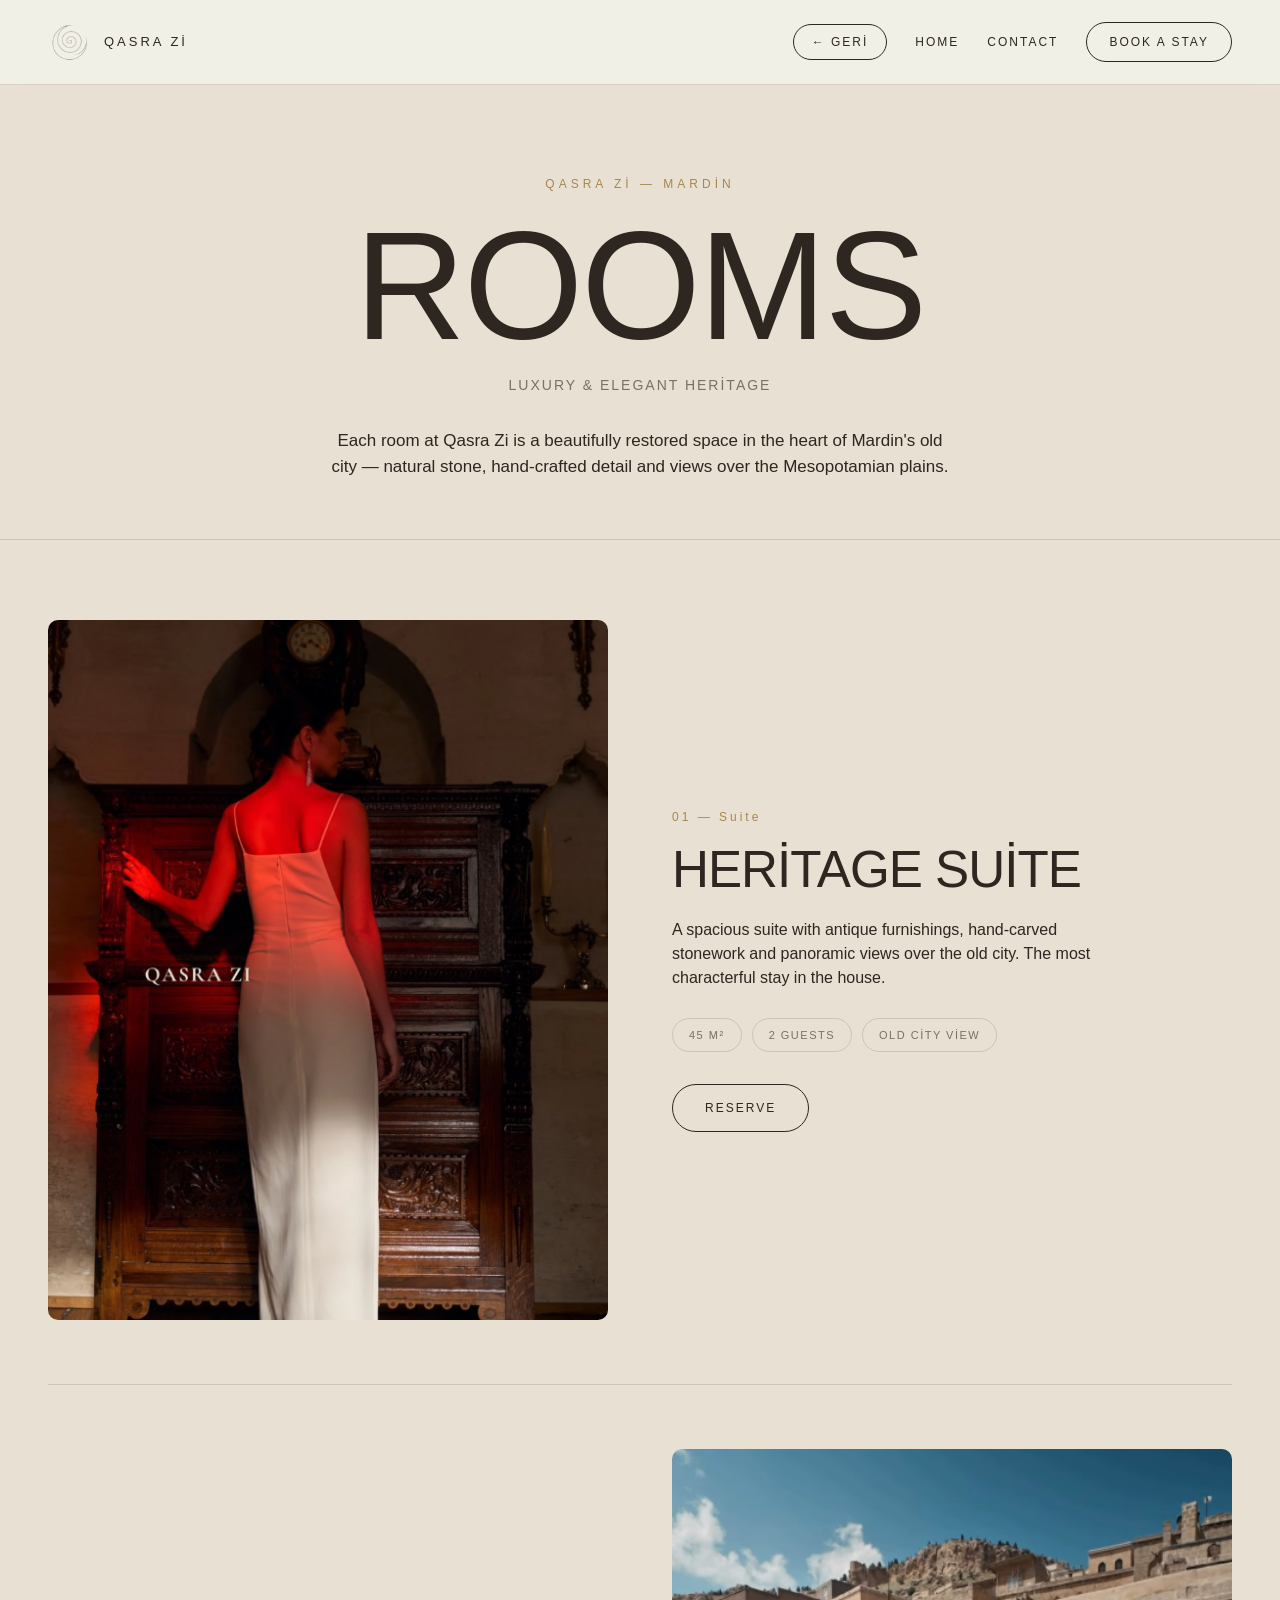
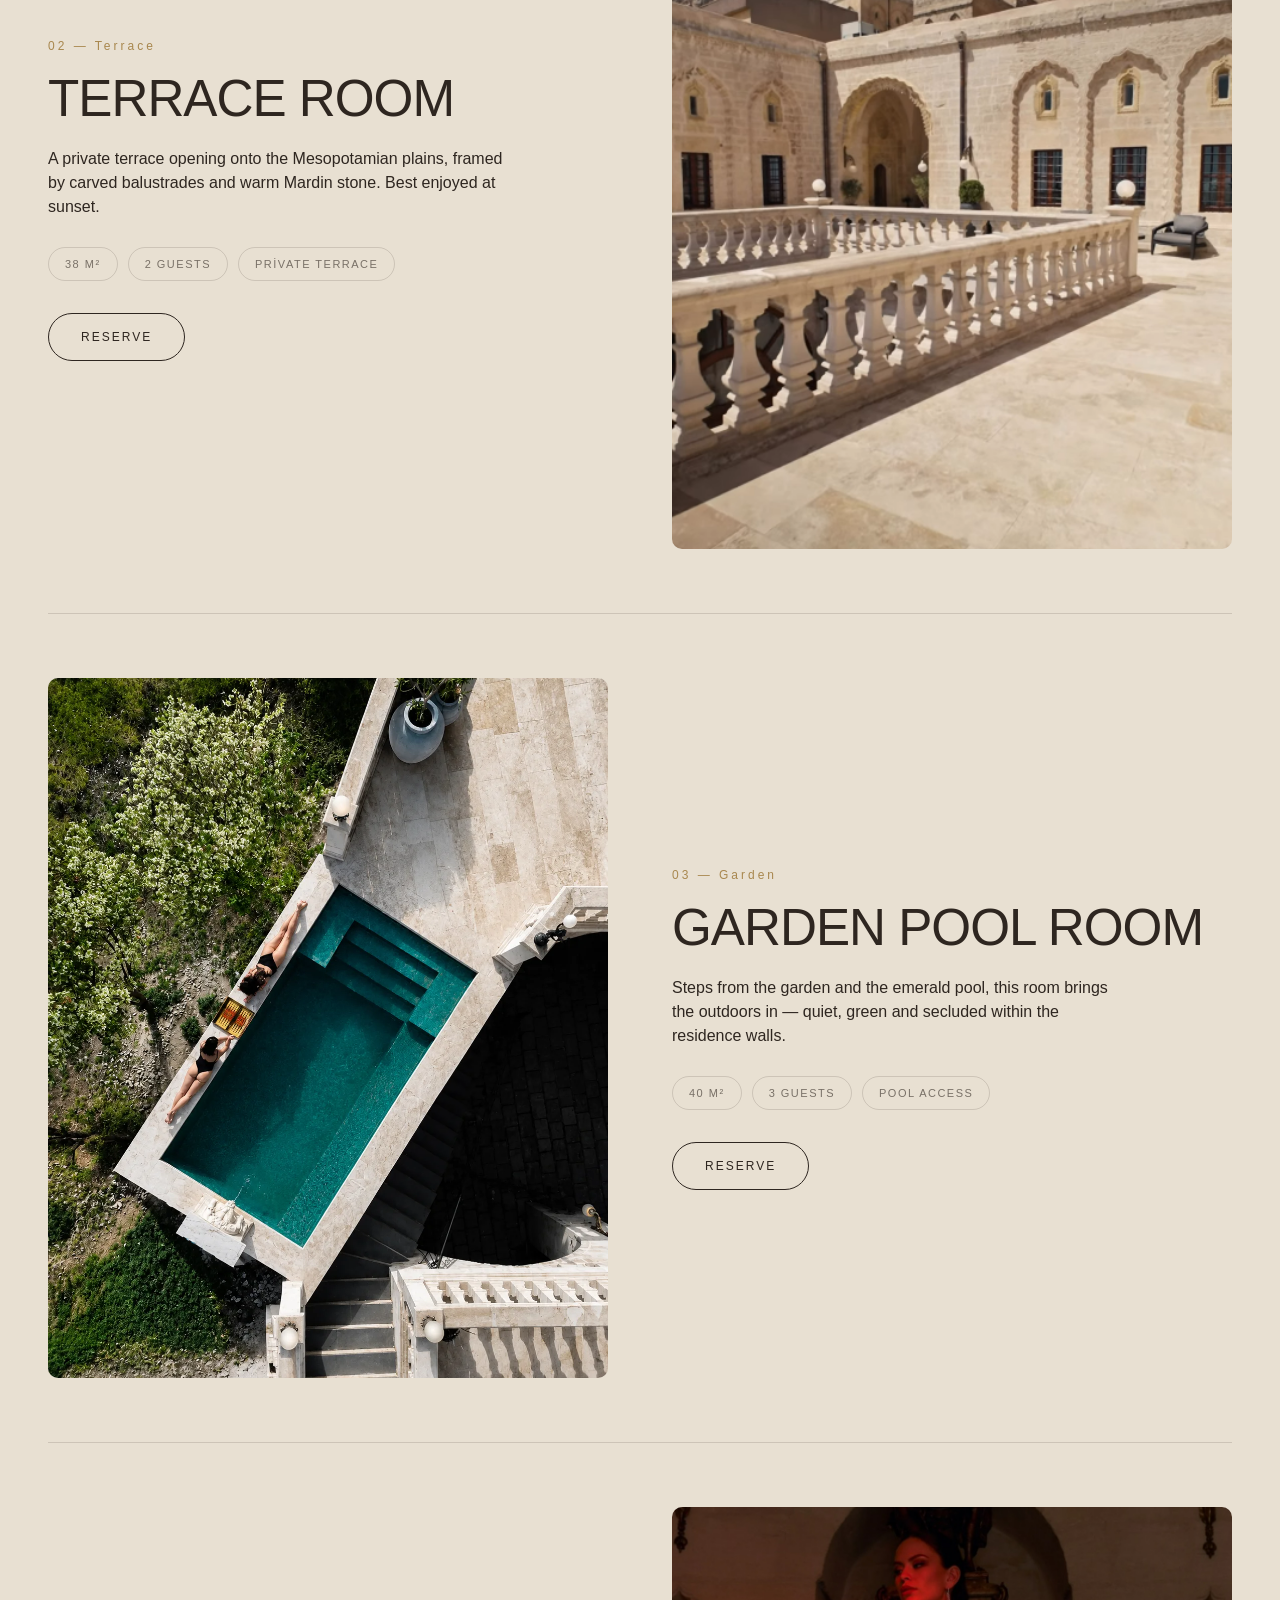
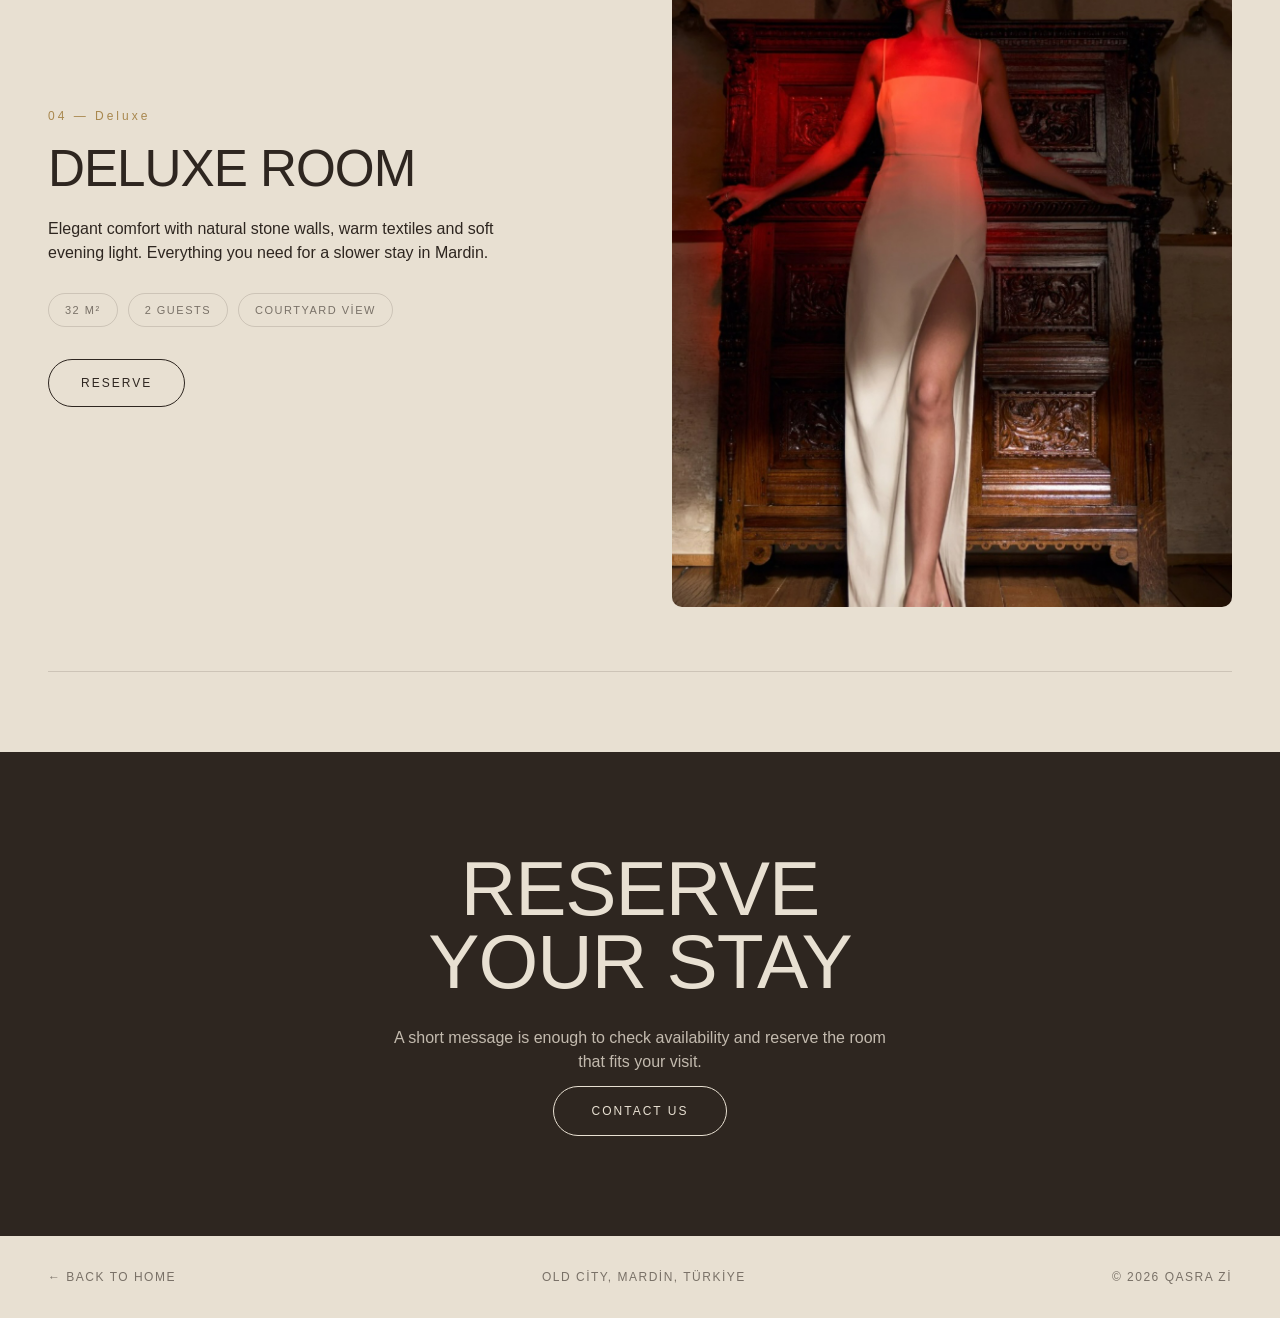
<file: rooms.html>
<!DOCTYPE html>
<html lang="tr">
<head>
<meta charset="UTF-8">
<meta name="viewport" content="width=device-width, initial-scale=1.0">
<title>Rooms — Qasra Zi, Mardin</title>
<link href="favicon.png" rel="icon" type="image/png">
<meta name="description" content="Qasra Zi'nin Mardin eski şehirdeki restore edilmiş odaları: miras suite, teras oda, bahçe ve havuz odaları.">
<style>
  :root{
    --cream:#e8e0d2;
    --navy:#2e2620;
    --navy-60:#2e262099;
    --navy-10:#2e26201a;
    --line:#2e262026;
    --brass:#a8874e;
  }
  *{margin:0;padding:0;box-sizing:border-box}
  html{scroll-behavior:smooth}
  body{
    background:var(--cream);
    color:var(--navy);
    font-family:"Maison Neue Extended",Arial,Helvetica,sans-serif;
    -webkit-font-smoothing:antialiased;
    line-height:1.5;
  }
  img{max-width:100%;display:block}
  a{color:inherit;text-decoration:none}

  /* ---------- Header ---------- */
  header{
    position:sticky;top:0;z-index:50;
    display:flex;align-items:center;justify-content:space-between;
    padding:20px 48px;
    background:rgba(243,243,236,.82);
    backdrop-filter:blur(10px);
    border-bottom:1px solid var(--line);
  }
  .logo-link{display:flex;align-items:center;gap:12px}
  .logo-link img{width:44px;height:44px;object-fit:contain}
  .logo-link span{font-size:13px;letter-spacing:3px;text-transform:uppercase}
  nav{display:flex;gap:28px;align-items:center}
  nav a{font-size:12px;letter-spacing:2px;text-transform:uppercase;transition:opacity .25s}
  nav a:hover{opacity:.55}
  .btn-book{
    border:1px solid var(--navy);border-radius:100px;
    padding:10px 22px;transition:background .25s,color .25s;
  }
  .btn-book:hover{background:var(--navy);color:var(--cream)}
  .back-link{border:1px solid var(--navy);border-radius:100px;padding:8px 18px;font-weight:500;opacity:1}
  .back-link:hover{background:var(--navy);color:var(--cream);opacity:1}

  /* ---------- Hero ---------- */
  .hero{
    padding:90px 48px 60px;text-align:center;
    border-bottom:1px solid var(--line);
  }
  .hero .eyebrow{font-size:12px;letter-spacing:4px;text-transform:uppercase;color:var(--brass);margin-bottom:24px}
  .hero h1{
    font-size:clamp(64px,12vw,180px);line-height:.9;
    text-transform:uppercase;letter-spacing:-2px;font-weight:400;
  }
  .hero .sub{margin-top:20px;font-size:14px;letter-spacing:2px;text-transform:uppercase;color:var(--navy-60)}
  .hero p.lead{max-width:620px;margin:32px auto 0;font-size:17px;color:var(--navy);}

  /* ---------- Rooms ---------- */
  .rooms{max-width:1400px;margin:0 auto;padding:80px 48px}
  .room{
    display:grid;grid-template-columns:1fr 1fr;gap:64px;align-items:center;
    padding:64px 0;border-bottom:1px solid var(--line);
  }
  .room:first-child{padding-top:0}
  .room:nth-child(even) .room-media{order:2}
  .room-media{overflow:hidden;border-radius:10px}
  .room-media img{width:100%;aspect-ratio:4/5;object-fit:cover;transition:transform .6s ease}
  .room-media:hover img{transform:scale(1.04)}
  .room-num{font-size:12px;letter-spacing:3px;color:var(--brass);margin-bottom:18px}
  .room h2{font-size:clamp(34px,4vw,56px);line-height:1;text-transform:uppercase;letter-spacing:-1px;font-weight:400;margin-bottom:22px}
  .room p{font-size:16px;color:var(--navy);max-width:460px;margin-bottom:28px}
  .tags{display:flex;flex-wrap:wrap;gap:10px;margin-bottom:32px}
  .tag{
    font-size:11px;letter-spacing:1.5px;text-transform:uppercase;
    border:1px solid var(--line);border-radius:100px;padding:8px 16px;color:var(--navy-60);
  }
  .room .reserve{
    display:inline-block;font-size:12px;letter-spacing:2px;text-transform:uppercase;
    border:1px solid var(--navy);border-radius:100px;padding:14px 32px;transition:background .25s,color .25s;
  }
  .room .reserve:hover{background:var(--navy);color:var(--cream)}

  /* ---------- CTA / Footer ---------- */
  .cta{text-align:center;padding:100px 48px;background:var(--navy);color:var(--cream)}
  .cta h3{font-size:clamp(36px,6vw,80px);line-height:.95;text-transform:uppercase;letter-spacing:-1px;font-weight:400;margin-bottom:28px}
  .cta a{
    display:inline-block;margin-top:12px;font-size:12px;letter-spacing:2px;text-transform:uppercase;
    border:1px solid var(--cream);border-radius:100px;padding:15px 38px;transition:background .25s,color .25s;
  }
  .cta a:hover{background:var(--cream);color:var(--navy)}
  footer{
    display:flex;flex-wrap:wrap;gap:20px;justify-content:space-between;align-items:center;
    padding:32px 48px;font-size:12px;letter-spacing:1.5px;text-transform:uppercase;color:var(--navy-60);
  }
  footer a:hover{color:var(--navy)}

  /* ---------- Responsive ---------- */
  @media (max-width:860px){
    header{padding:16px 20px}
    nav{gap:16px}
    nav .hide-mob{display:none}
    .hero{padding:60px 20px 40px}
    .rooms{padding:48px 20px}
    .room{grid-template-columns:1fr;gap:28px;padding:44px 0}
    .room:nth-child(even) .room-media{order:0}
    .cta{padding:70px 20px}
    footer{padding:24px 20px}
  }
</style>
</head>
<body>

  <header>
    <a class="logo-link" href="index.html" aria-label="Qasra Zi ana sayfa">
      <img src="logo-mask.png" alt="Qasra Zi">
      <span>Qasra Zi</span>
    </a>
    <nav>
      <a href="index.html#rooms" class="back-link" onclick="var r=document.referrer||''; if(r.indexOf(location.host)>-1 && r.indexOf('/rooms')<0){history.back();return false;}" aria-label="Geri dön">← Geri</a>
      <a href="index.html" class="hide-mob">Home</a>
      <a href="index.html" class="hide-mob">Contact</a>
      <a href="#reserve" class="btn-book">Book a stay</a>
    </nav>
  </header>

  <section class="hero">
    <div class="eyebrow">Qasra Zi — Mardin</div>
    <h1>Rooms</h1>
    <div class="sub">Luxury &amp; Elegant Heritage</div>
    <p class="lead">Each room at Qasra Zi is a beautifully restored space in the heart of Mardin's old city — natural stone, hand-crafted detail and views over the Mesopotamian plains.</p>
  </section>

  <section class="rooms">

    <article class="room">
      <div class="room-media"><img src="room-heritage.png" alt="Heritage Suite"></div>
      <div class="room-info">
        <div class="room-num">01 — Suite</div>
        <h2>Heritage Suite</h2>
        <p>A spacious suite with antique furnishings, hand-carved stonework and panoramic views over the old city. The most characterful stay in the house.</p>
        <div class="tags"><span class="tag">45 m²</span><span class="tag">2 guests</span><span class="tag">Old City view</span></div>
        <a class="reserve" href="#reserve">Reserve</a>
      </div>
    </article>

    <article class="room">
      <div class="room-media"><img src="room-terrace.png" alt="Terrace Room"></div>
      <div class="room-info">
        <div class="room-num">02 — Terrace</div>
        <h2>Terrace Room</h2>
        <p>A private terrace opening onto the Mesopotamian plains, framed by carved balustrades and warm Mardin stone. Best enjoyed at sunset.</p>
        <div class="tags"><span class="tag">38 m²</span><span class="tag">2 guests</span><span class="tag">Private terrace</span></div>
        <a class="reserve" href="#reserve">Reserve</a>
      </div>
    </article>

    <article class="room">
      <div class="room-media"><img src="havuz-drone.webp" alt="Garden Pool Room"></div>
      <div class="room-info">
        <div class="room-num">03 — Garden</div>
        <h2>Garden Pool Room</h2>
        <p>Steps from the garden and the emerald pool, this room brings the outdoors in — quiet, green and secluded within the residence walls.</p>
        <div class="tags"><span class="tag">40 m²</span><span class="tag">3 guests</span><span class="tag">Pool access</span></div>
        <a class="reserve" href="#reserve">Reserve</a>
      </div>
    </article>

    <article class="room">
      <div class="room-media"><img src="room-deluxe.png" alt="Deluxe Room"></div>
      <div class="room-info">
        <div class="room-num">04 — Deluxe</div>
        <h2>Deluxe Room</h2>
        <p>Elegant comfort with natural stone walls, warm textiles and soft evening light. Everything you need for a slower stay in Mardin.</p>
        <div class="tags"><span class="tag">32 m²</span><span class="tag">2 guests</span><span class="tag">Courtyard view</span></div>
        <a class="reserve" href="#reserve">Reserve</a>
      </div>
    </article>

  </section>

  <section class="cta" id="reserve">
    <h3>Reserve<br>your stay</h3>
    <p style="max-width:520px;margin:0 auto;color:#e8e0d2cc;font-size:16px">A short message is enough to check availability and reserve the room that fits your visit.</p>
    <a href="index.html">Contact us</a>
  </section>

  <footer>
    <a href="index.html">← Back to home</a>
    <span>Old City, Mardin, Türkiye</span>
    <span>© <span id="yr"></span> Qasra Zi</span>
  </footer>

  <script>document.getElementById('yr').textContent=new Date().getFullYear();</script>
</body>
</html>
</file>
